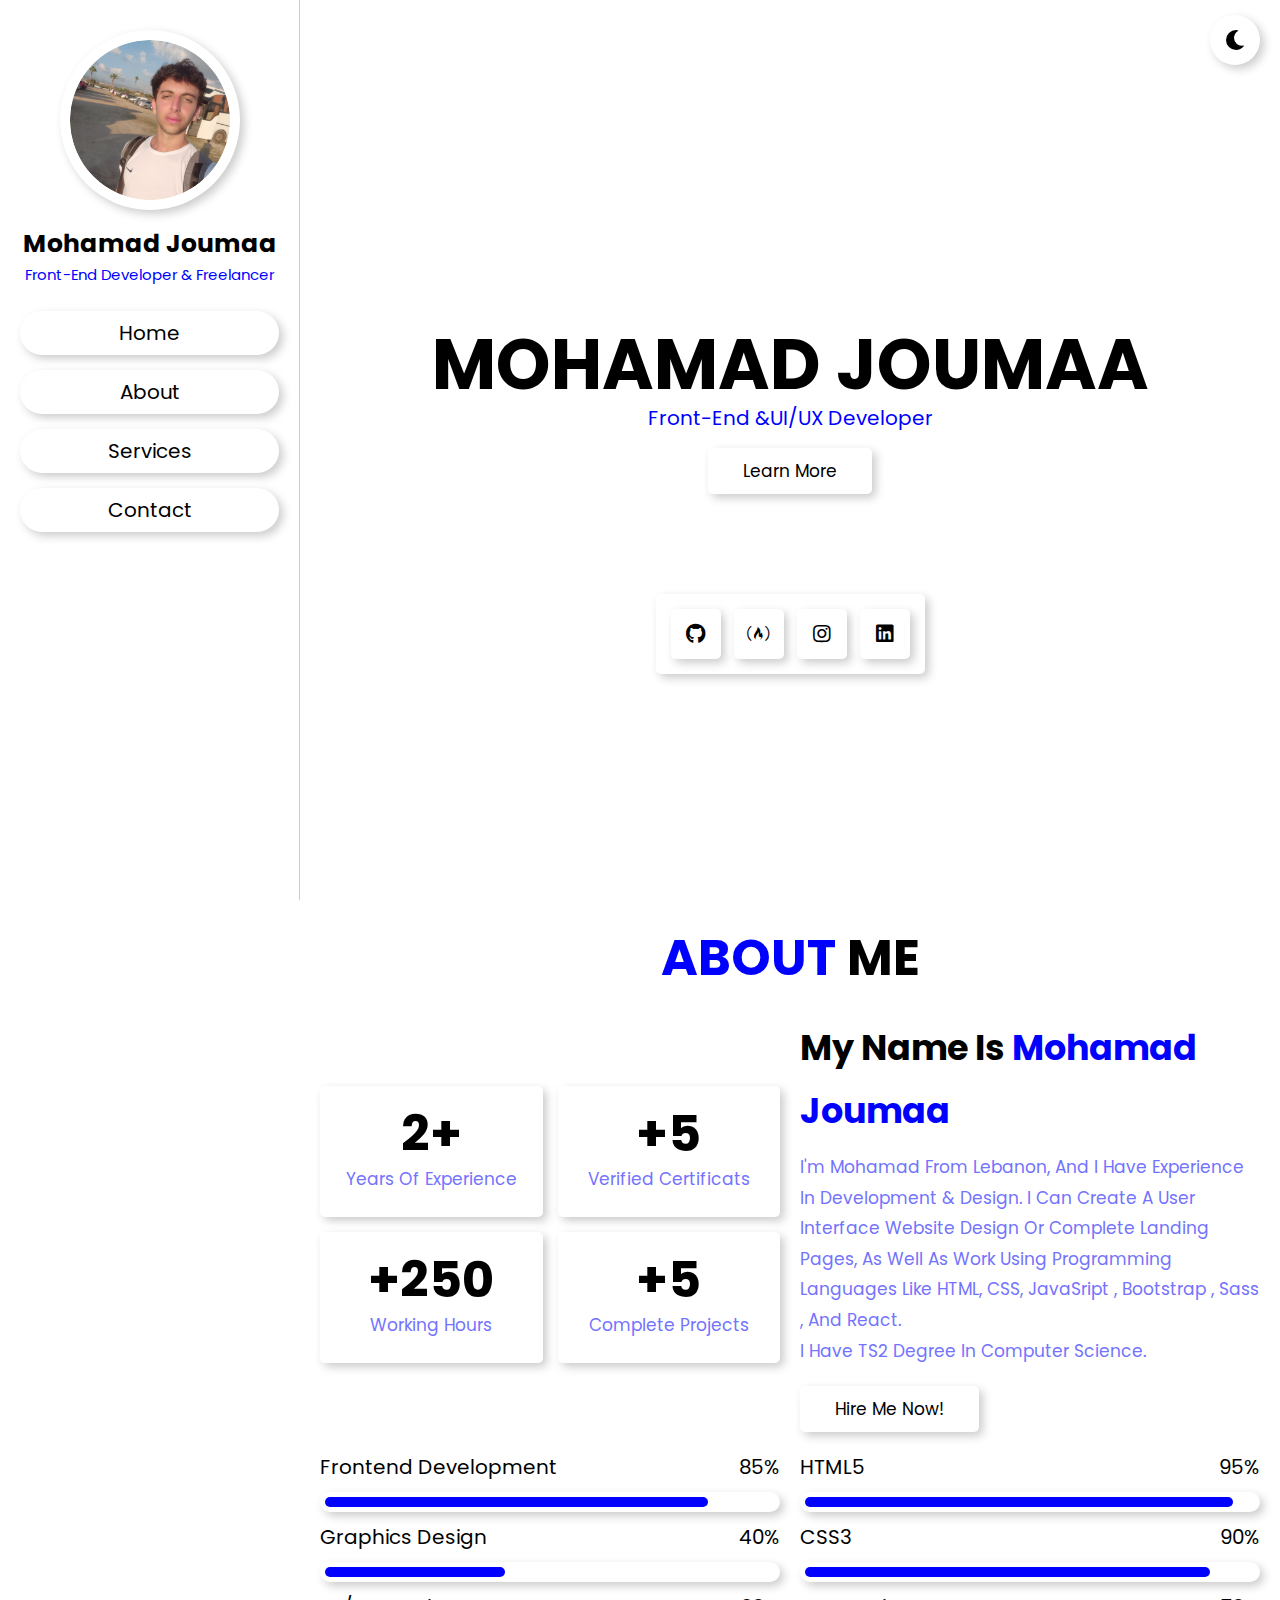
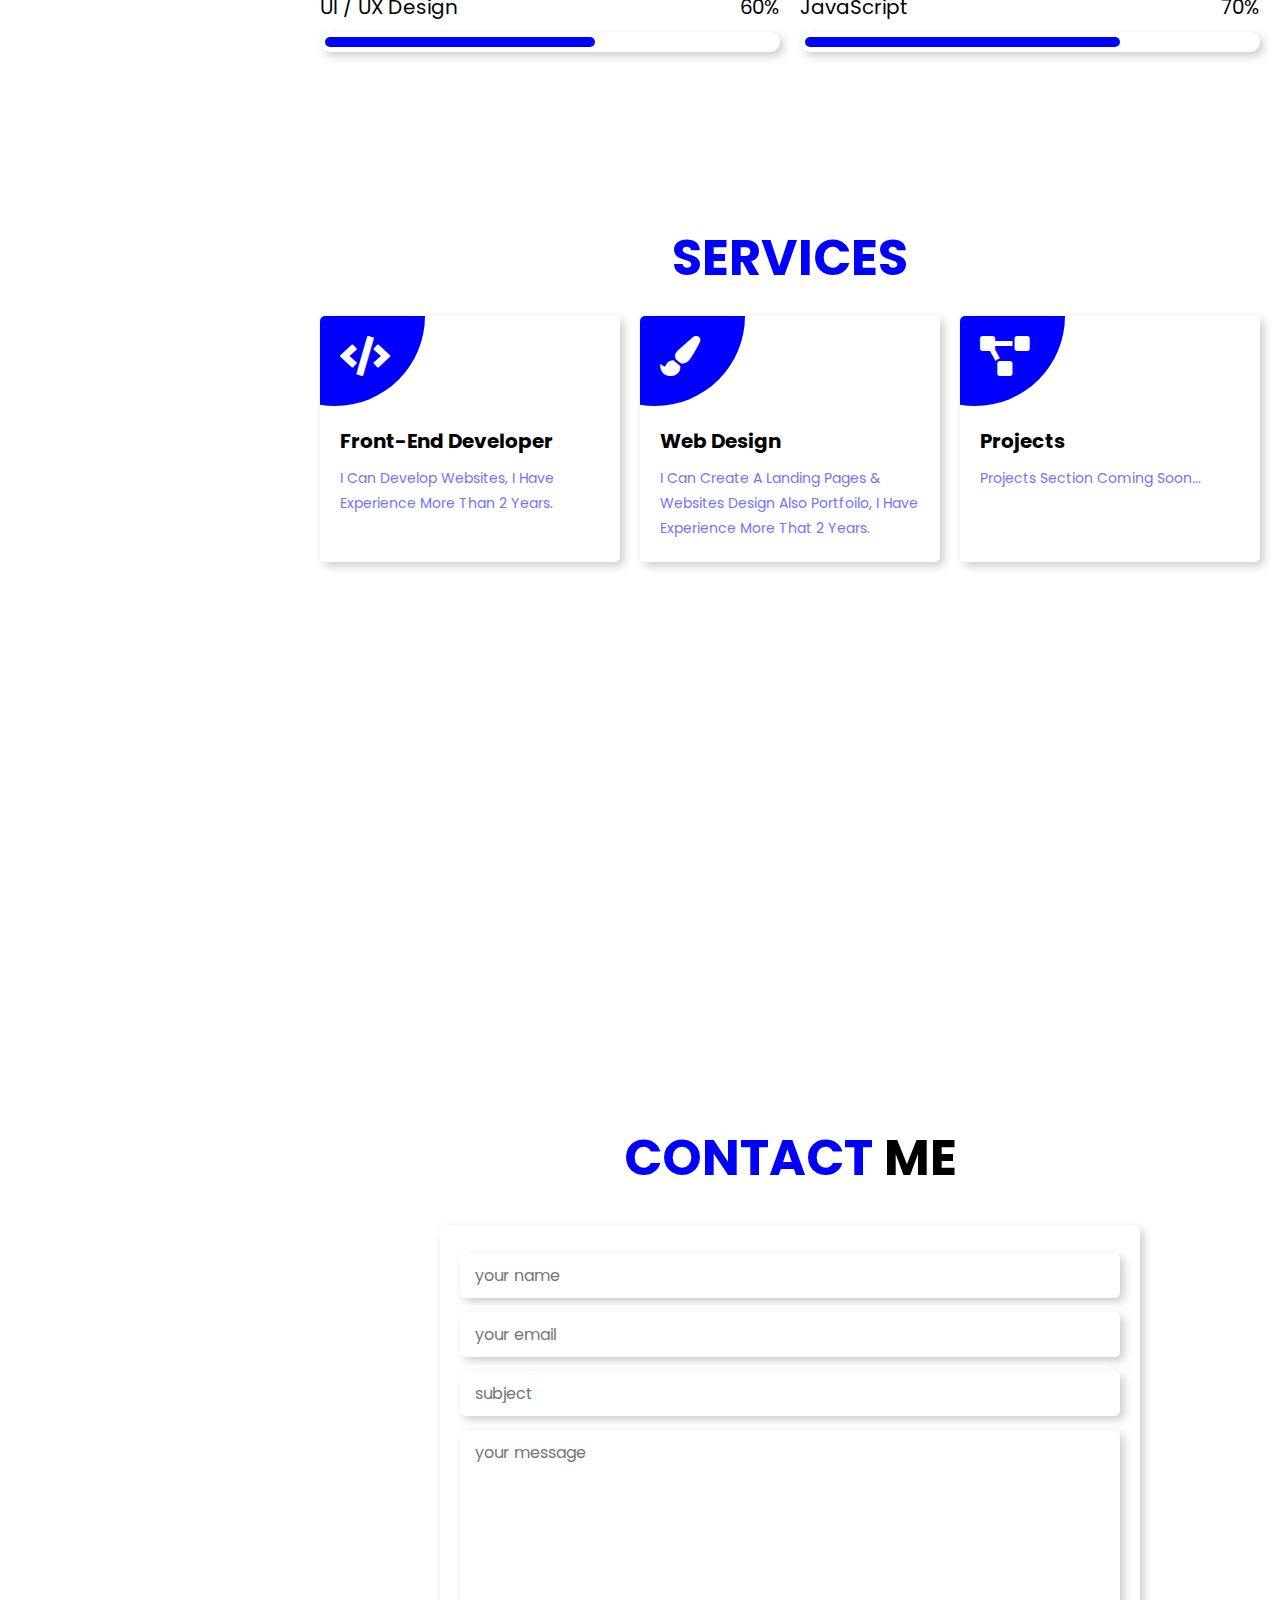
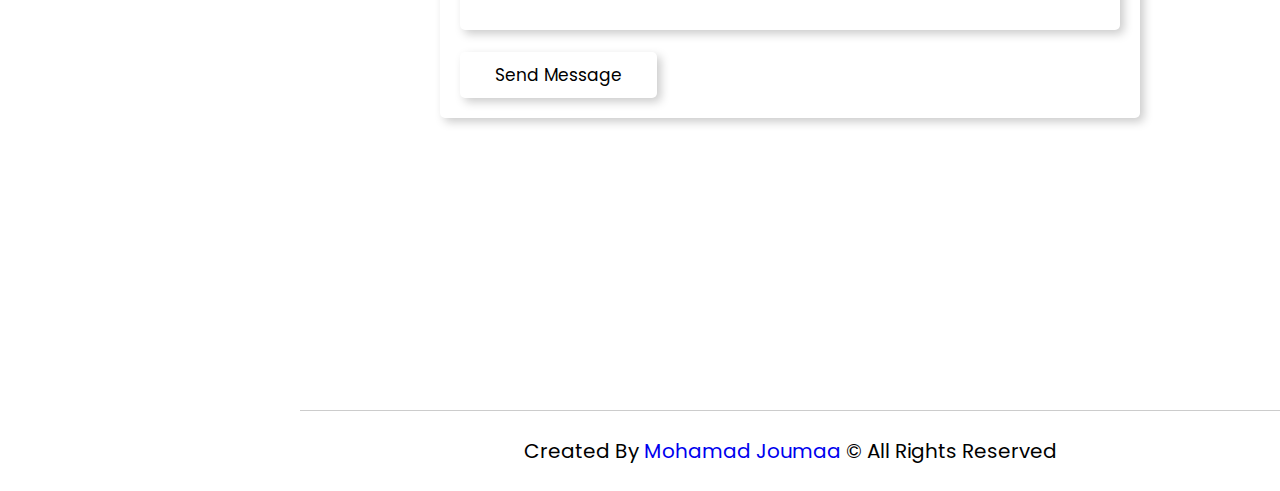
<file: index.html>
<!DOCTYPE html>
<html>
    <head>
        <meta charset="UTF-8">
        <meta http-equiv="X-UA-Compatible" content="IE=edge">
        <meta name="viewport" content="width=device-width, initial-scale=1.0">
        <link rel="icon" href="moh.png" type="image/png" sizes="16x16">
        <title>Mohamad Joumaa | Website</title>
        <!-- font awesome cdn link  -->
        <link rel="stylesheet" href="https://cdnjs.cloudflare.com/ajax/libs/font-awesome/5.15.4/css/all.min.css">
        <!-- custom css file link  -->
        <link rel="stylesheet" href="mo.css">
        <script async src="https://pagead2.googlesyndication.com/pagead/js/adsbygoogle.js?client=ca-pub-4103666896824113"
     crossorigin="anonymous"></script>
    </head>
    <body>
        <!-- header section starts  -->
        <header class="header">
            <div class="user">
                <img src="moh.png" alt="me">
                <h3>Mohamad Joumaa</h3>
                <p>Front-End Developer &amp; Freelancer</p>
            </div>
            <nav class="navbar">
                <a href="#home">home</a>
                <a href="#about">about</a>
                <a href="#services">services</a>
                <a href="#contact">contact</a>
            </nav>
        </header>
        <!-- header section ends -->
        <div id="menu-btn" class="fas fa-bars"></div>
        <!-- theme toggler  -->
        <div id="theme-toggler" class="fas fa-moon"></div>
        <!-- home section starts  -->
        <section class="home" id="home">
            <div class="content">
                <h3>Mohamad Joumaa</h3>
                <p>Front-End &amp;UI/UX Developer</p>
                <a href="https://www.freecodecamp.org/mohamadjoumaa30" target="_blank" class="btn">Learn more</a>
            </div>
            <div class="share">
                <a href="https://github.com/mohamadjoumaa30" target="_blank" class="fab fa-github"></a>
                <a href="https://www.freecodecamp.org/mohamadjoumaa30" target="_blank" class="fab fa-free-code-camp"></a>
                <a href="https://www.instagram.com/mohamadjoumaa30/" target="_blank" class="fab fa-instagram"></a>
                <a href="https://www.linkedin.com/in/mohamadjoumaa30/" target="_blank" class="fab fa-linkedin"></a>
            </div>
        </section>
        <!-- home section ends -->
        <!-- about section starts  -->
        <section class="about" id="about">
            <h1 class="heading"> <span>about</span> me </h1>
            <div class="row">
                <div class="box-container">
                    <div class="box">
                        <h3>2+</h3>
                        <p>Years of experience</p>
                    </div>
                    <div class="box">
                        <h3>+5</h3>
                        <p>Verified Certificats</p>
                    </div>
                    <div class="box">
                        <h3>+250</h3>
                        <p>Working hours</p>
                    </div>
                    <div class="box">
                        <h3>+5</h3>
                        <p>Complete Projects</p>
                    </div>
                </div>
                <div class="content">
                    <h3>My name is<span> Mohamad Joumaa</span></h3>
                    <p>I'm Mohamad from Lebanon, and I have experience in Development &amp; Design. I can create a user interface website design or complete landing pages, as well as work using programming languages like HTML, CSS, JavaSript , Bootstrap , Sass , and React.<br>
                        I have TS2 degree in computer science.
                    </p> <a href="tel:+96170724156" target="_blank" class="btn">Hire me Now!</a>
                </div>
            </div>
            <div class="row">
                <div class="progress">
                    <h3>Frontend Development<span>85%</span> </h3>
                    <div class="bar bar-1-1"><span></span></div>
                    <h3>Graphics Design<span>40%</span> </h3>
                    <div class="bar bar-1-2"><span></span></div>
                    <h3>UI / UX Design<span>60%</span> </h3>
                    <div class="bar bar-1-3"><span></span></div>
                </div>
                <div class="progress">
                    <h3> HTML5 <span>95%</span> </h3>
                    <div class="bar bar-2-1"><span></span></div>
                    <h3> CSS3 <span>90%</span> </h3>
                    <div class="bar bar-2-2"><span></span></div>
                    <h3> JavaScript <span>70%</span> </h3>
                    <div class="bar bar-2-3"><span></span></div>
                </div>
            </div>
        </section>
        <!-- about section ends -->
        <!-- services section starts  -->
        <section class="services" id="services">
            <h1 class="heading"> <span>Services</span> </h1>
            <div class="box-container">
                <div class="box">
                    <i class="fas fa-code"></i>
                    <h3>Front-End Developer</h3>
                    <p>I can develop Websites, I have experience more than 2 years.</p>
                </div>
                <div class="box">
                    <i class="fas fa-paint-brush"></i>
                    <h3>Web Design</h3>
                    <p>I can create a Landing Pages &amp; Websites Design also Portfoilo, I have experience more that 2 years.</p>
                </div>
                <div class="box">
                    <i class="fas fa-project-diagram"></i>
                    <h3>Projects</h3>
                    <p>Projects section coming soon...</p>
                </div>
            </div>
        </section>
        <!-- contact section starts -->
        <section class="contact" id="contact">
            <h1 class="heading"> <span>contact</span> me </h1>
            <form name="contact" method="POST" data-netlify="true">
                <input type="text" placeholder="your name" name="name" class="box" required>
                <input type="email" placeholder="your email" name="email" class="box" required>
                <input type="text" placeholder="subject" name="subject" class="box" required>
                <textarea name="message" class="box" placeholder="your message" id="" cols="30" rows="10" required></textarea>
                <input type="submit" value="send message" name="send" class="btn">
            </form>
        </section>
        <!-- contact section ends -->
        <div class="credits">Created by <span><a href="https://www.freecodecamp.org/mohamadjoumaa30" target="_blank">Mohamad Joumaa</a></span> © All Rights Reserved </div>
        <!-- custom js file link  -->
        <script src="mo.js"></script>
        </body>
</html>
</file>
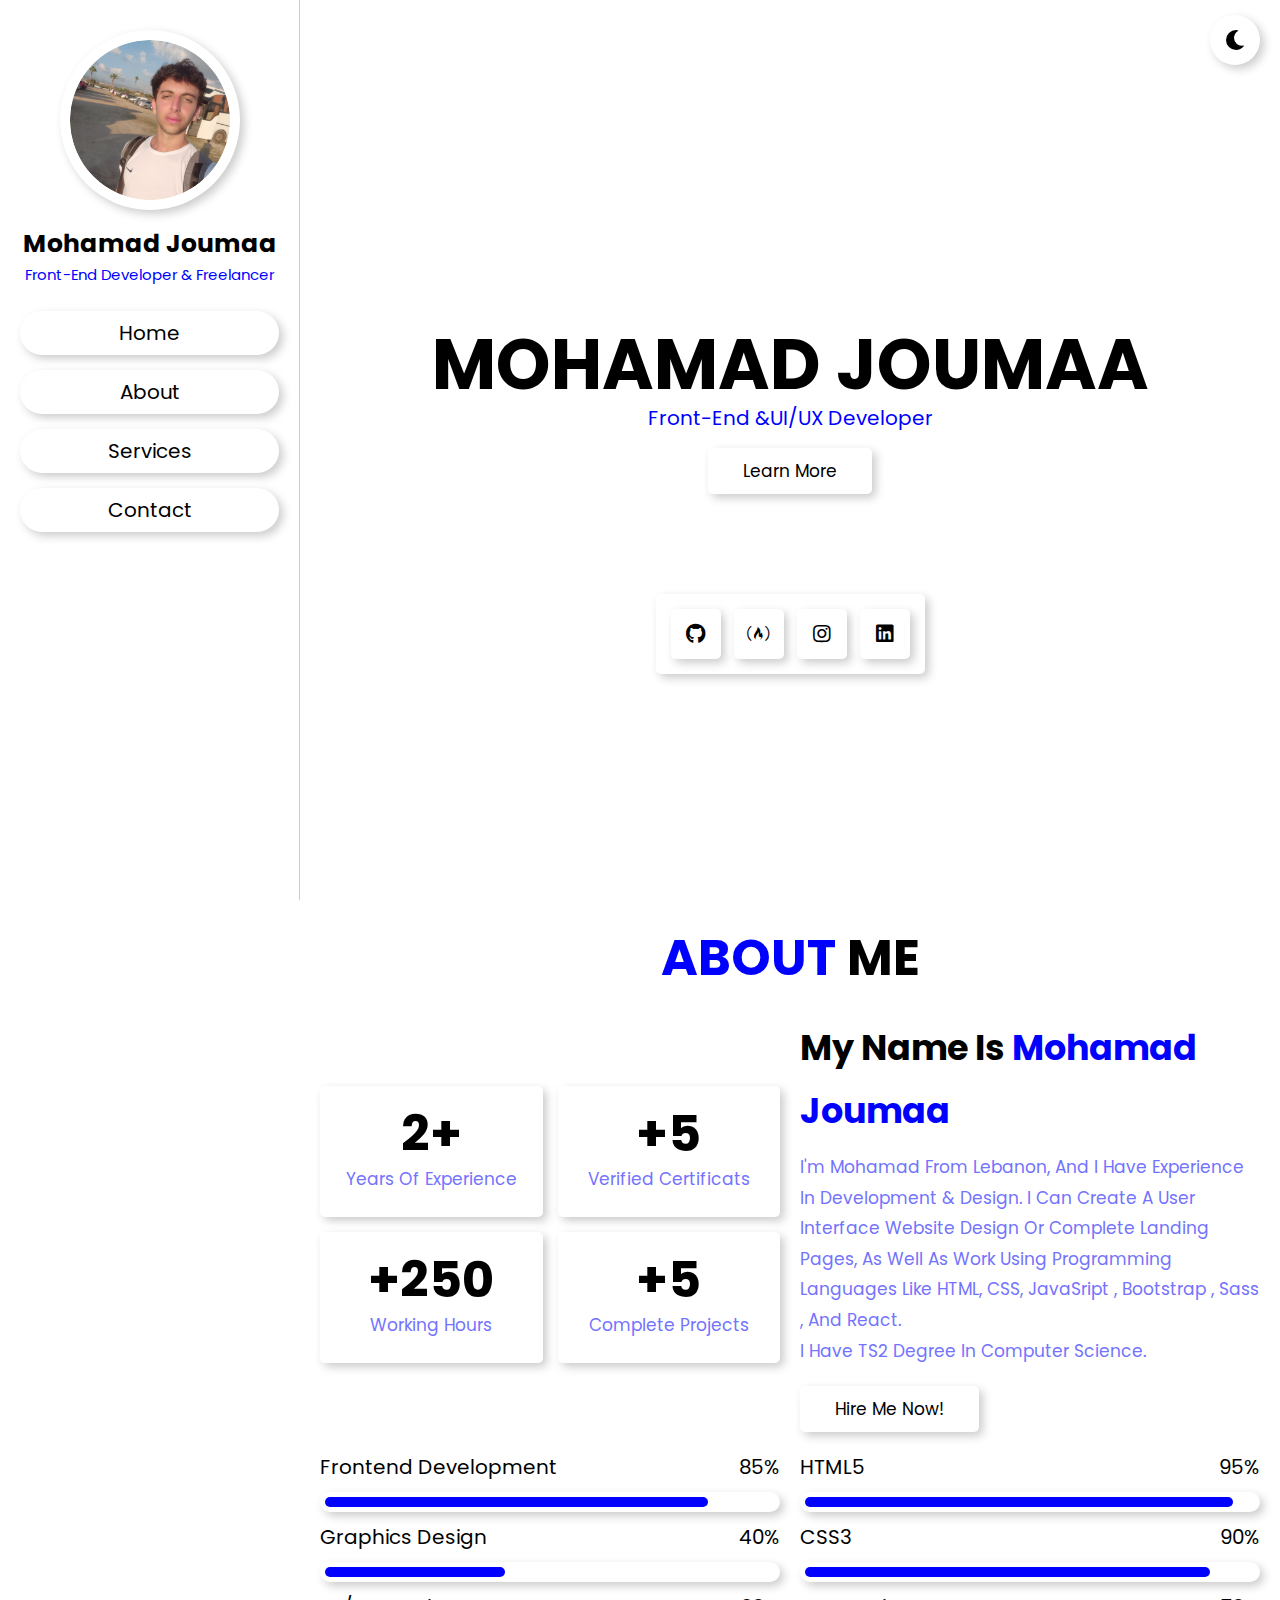
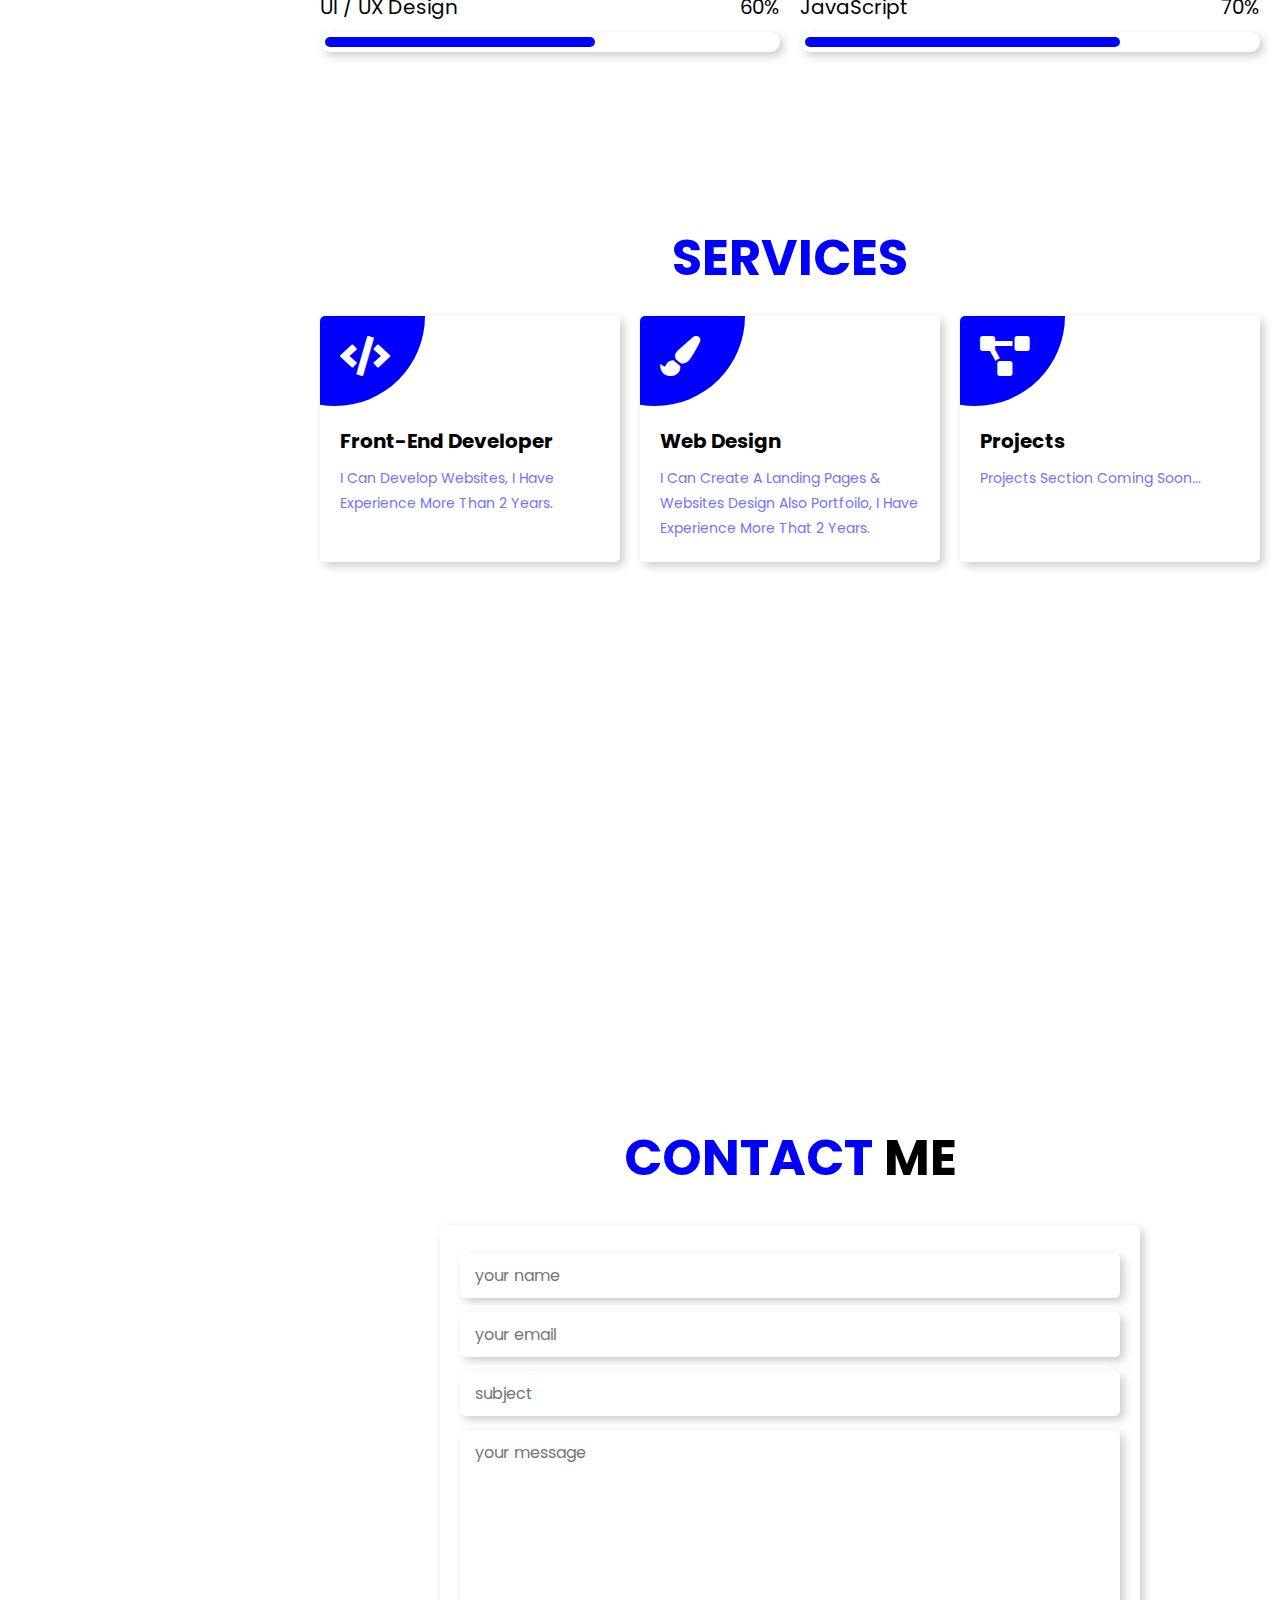
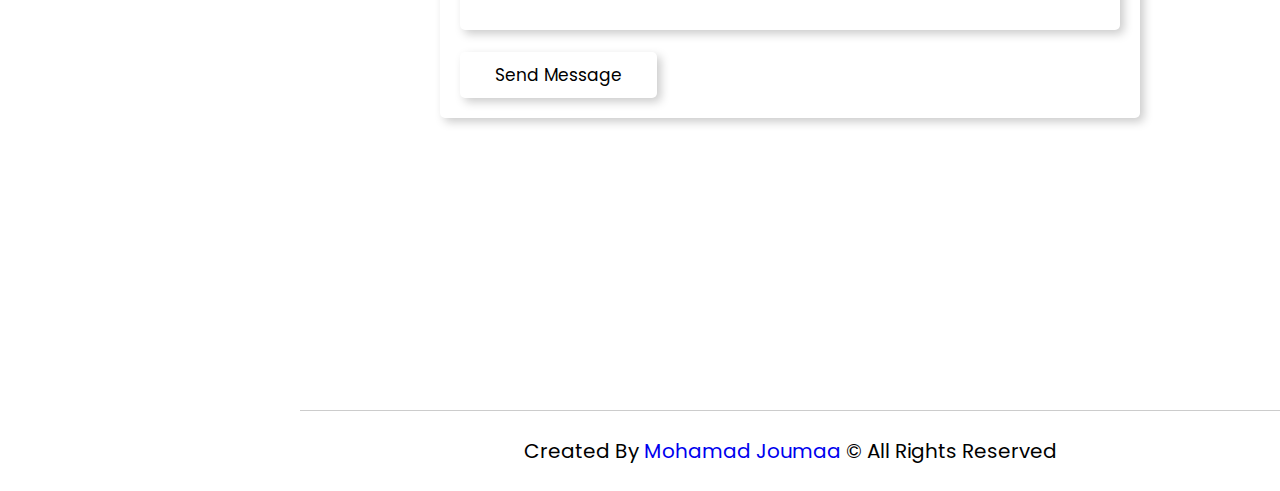
<file: mo.html>
<!DOCTYPE html>
<html>
    <head>
        <meta charset="UTF-8">
        <meta http-equiv="X-UA-Compatible" content="IE=edge">
        <meta name="viewport" content="width=device-width, initial-scale=1.0">
        <link rel="icon" href="moh.png" type="image/png" sizes="16x16">
        <title>Mohamad Joumaa | Website</title>
        <!-- font awesome cdn link  -->
        <link rel="stylesheet" href="https://cdnjs.cloudflare.com/ajax/libs/font-awesome/5.15.4/css/all.min.css">
        <!-- custom css file link  -->
        <link rel="stylesheet" href="mo.css">
    </head>
    <body>
        <!-- header section starts  -->
        <header class="header">
            <div class="user">
                <img src="moh.png" alt="me">
                <h3>Mohamad Joumaa</h3>
                <p>Front-End Developer &amp; Freelancer</p>
            </div>
            <nav class="navbar">
                <a href="#home">home</a>
                <a href="#about">about</a>
                <a href="#services">services</a>
                <a href="#contact">contact</a>
            </nav>
        </header>
        <!-- header section ends -->
        <div id="menu-btn" class="fas fa-bars"></div>
        <!-- theme toggler  -->
        <div id="theme-toggler" class="fas fa-moon"></div>
        <!-- home section starts  -->
        <section class="home" id="home">
            <div class="content">
                <h3>Mohamad Joumaa</h3>
                <p>Front-End &amp;UI/UX Developer</p>
                <a href="https://www.freecodecamp.org/mohamadjoumaa30" target="_blank" class="btn">Learn more</a>
            </div>
            <div class="share">
                <a href="https://github.com/mohamadjoumaa30" target="_blank" class="fab fa-github"></a>
                <a href="https://www.freecodecamp.org/mohamadjoumaa30" target="_blank" class="fab fa-free-code-camp"></a>
                <a href="https://www.instagram.com/mohamadjoumaa30/" target="_blank" class="fab fa-instagram"></a>
                <a href="https://www.linkedin.com/in/mohamadjoumaa30/" target="_blank" class="fab fa-linkedin"></a>
            </div>
        </section>
        <!-- home section ends -->
        <!-- about section starts  -->
        <section class="about" id="about">
            <h1 class="heading"> <span>about</span> me </h1>
            <div class="row">
                <div class="box-container">
                    <div class="box">
                        <h3>2+</h3>
                        <p>Years of experience</p>
                    </div>
                    <div class="box">
                        <h3>+5</h3>
                        <p>Verified Certificats</p>
                    </div>
                    <div class="box">
                        <h3>+250</h3>
                        <p>Working hours</p>
                    </div>
                    <div class="box">
                        <h3>+5</h3>
                        <p>Complete Projects</p>
                    </div>
                </div>
                <div class="content">
                    <h3>My name is<span> Mohamad Joumaa</span></h3>
                    <p>I'm Mohamad from Lebanon, and I have experience in Development &amp; Design. I can create a user interface website design or complete landing pages, as well as work using programming languages like HTML, CSS, JavaSript , Bootstrap , Sass , and React.<br>
                        I have TS2 degree in computer science.
                    </p> <a href="tel:+96170724156" target="_blank" class="btn">Hire me Now!</a>
                </div>
            </div>
            <div class="row">
                <div class="progress">
                    <h3>Frontend Development<span>85%</span> </h3>
                    <div class="bar bar-1-1"><span></span></div>
                    <h3>Graphics Design<span>40%</span> </h3>
                    <div class="bar bar-1-2"><span></span></div>
                    <h3>UI / UX Design<span>60%</span> </h3>
                    <div class="bar bar-1-3"><span></span></div>
                </div>
                <div class="progress">
                    <h3> HTML5 <span>95%</span> </h3>
                    <div class="bar bar-2-1"><span></span></div>
                    <h3> CSS3 <span>90%</span> </h3>
                    <div class="bar bar-2-2"><span></span></div>
                    <h3> JavaScript <span>70%</span> </h3>
                    <div class="bar bar-2-3"><span></span></div>
                </div>
            </div>
        </section>
        <!-- about section ends -->
        <!-- services section starts  -->
        <section class="services" id="services">
            <h1 class="heading"> <span>Services</span> </h1>
            <div class="box-container">
                <div class="box">
                    <i class="fas fa-code"></i>
                    <h3>Front-End Developer</h3>
                    <p>I can develop Websites, I have experience more than 2 years.</p>
                </div>
                <div class="box">
                    <i class="fas fa-paint-brush"></i>
                    <h3>Web Design</h3>
                    <p>I can create a Landing Pages &amp; Websites Design also Portfoilo, I have experience more that 2 years.</p>
                </div>
                <div class="box">
                    <i class="fas fa-project-diagram"></i>
                    <h3>Projects</h3>
                    <p>Projects section coming soon...</p>
                </div>
            </div>
        </section>
        <!-- contact section starts -->
        <section class="contact" id="contact">
            <h1 class="heading"> <span>contact</span> me </h1>
            <form action="https://formspree.io/f/mwkygwva" method="POST">
                <input type="text" placeholder="your name" name="name" class="box" required>
                <input type="email" placeholder="your email" name="email" class="box" required>
                <input type="text" placeholder="subject" name="subject" class="box" required>
                <textarea name="message" class="box" placeholder="your message" id="" cols="30" rows="10" required></textarea>
                <input type="submit" value="send message" name="send" class="btn">
            </form>
        </section>
        <!-- contact section ends -->
        <div class="credits">Created by <span><a href="https://www.freecodecamp.org/mohamadjoumaa30" target="_blank">Mohamad Joumaa</a></span> © All Rights Reserved </div>
        <!-- custom js file link  -->
        <script src="mo.js"></script>
        </body>
</html>
</file>
<file: mo.css>
@import url('https://fonts.googleapis.com/css2?family=Poppins:wght@100;200;300;400;500;600;700&display=swap');

:root{
    --blue: blue;
    --black: black;
    --light-color: rgb(115, 115, 253);
    --bg-color: white;
    --border:.1rem solid rgba(0,0,0,.2);
    --box-shadow:.4rem .4rem 1rem #ccc,
                -.4rem -.4rem 1rem #fff;
    --box-shadow-inset:.4rem .4rem 1rem #ccc inset,
                      -.4rem -.4rem 1rem #fff inset;
}

*{
    font-family: 'Poppins', sans-serif;
    margin:0; padding:0;
    box-sizing: border-box;
    outline: none; border:none;
    text-decoration: none;
    text-transform: capitalize;
    transition: .2s linear;
}

html{
    font-size: 62.5%;
    overflow-x: hidden;
    scroll-behavior: smooth;
}

body{
    background: var(--bg-color);
    padding-left: 30rem;
}

body.active{
    --black:#fff;
    --light-color:#ddd;
    --bg-color:#222;
    --border:.1rem solid rgba(0,0,0,.4);
    --box-shadow:.4rem .4rem 1rem #111,
                -.4rem -.4rem 1rem #333;
    --box-shadow-inset:.4rem .4rem 1rem #111 inset,
                      -.4rem -.4rem 1rem #333 inset;
}

section{
    min-height: 100vh;
    padding:2rem;
}

.btn{
    margin-top: 1rem;
    display: inline-block;
    padding:1rem 3.5rem;
    border-radius: .5rem;
    font-size: 1.7rem;
    cursor: pointer;
    background: none;
    color:var(--black);
    box-shadow: var(--box-shadow);
}

.btn:hover{
    box-shadow: var(--box-shadow-inset);
    color:var(--blue);
}

.heading{
    text-align: center;
    font-size: 5rem;
    color:var(--black);
    text-transform: uppercase;
    padding-bottom: 2rem;
}

.heading span{
    color:var(--blue);
    text-transform: uppercase;
}

.header{
    position: fixed;
    top:0; left: 0;
    z-index: 999;
    background: var(--bg-color);
    width: 30rem;
    border-right: var(--border);
    height: 100%;
    padding:2rem;
    text-align: center;
}

.header .user img{
    margin:1rem 0;
    border:1rem solid transparent;
    border-radius: 50%;
    height: 18rem;
    width: 18rem;
    box-shadow: var(--box-shadow);
}

.header .user h3{
    color:var(--black);
    font-size: 2.5rem;
}

.header .user p{
    color:var(--blue);
    font-size: 1.5rem;
}

.header .navbar{
    padding-top: 1rem;
}

.header .navbar a{
    display: block;
    margin:1.5rem 0;
    padding:.7rem;
    border-radius: 5rem;
    font-size: 2rem;
    box-shadow: var(--box-shadow);
    color:var(--black);
}

.header .navbar a:hover{
    box-shadow: var(--box-shadow-inset);
    color: var(--blue);
}

#menu-btn{
    position: fixed;
    top:1.5rem; left: 2rem;
    z-index: 1000;
    height: 5rem;
    width: 5rem;
    line-height: 5rem;
    border-radius: 50%;
    font-size: 2rem;
    cursor: pointer;
    box-shadow: var(--box-shadow);
    text-align: center;
    color:var(--black);
    background: var(--bg-color);
    display: none;
}

#menu-btn:hover{
    color:var(--blue);
    box-shadow: var(--box-shadow-inset);
}

#theme-toggler{
    position: fixed;
    top:1.5rem; right: 2rem;
    z-index: 1000;
    height: 5rem;
    width: 5rem;
    line-height: 5rem;
    border-radius: 50%;
    font-size: 2rem;
    cursor: pointer;
    box-shadow: var(--box-shadow);
    text-align: center;
    color:var(--black);
    background: var(--bg-color);
}

#theme-toggler:hover{
    color:var(--blue);
    box-shadow: var(--box-shadow-inset);
}

.home{
    display: flex;
    flex-flow: column;
    align-items: center;
    justify-content: center;
    text-align: center;
}

.home .content h3{
    font-size: 7rem;
    color:var(--black);
    line-height: 1.1;
    text-transform: uppercase;
}

.home .content p{
    font-size: 2rem;
    color:var(--blue);
    padding-bottom: .5rem;
}

.home .share{
    position: relative;
    top: 10rem;
    border-radius: .5rem;
    box-shadow: var(--box-shadow);
    padding:1rem;
}

.home .share a{
    height: 5rem;
    width: 5rem;
    line-height: 5rem;
    box-shadow: var(--box-shadow);
    margin:.5rem;
    font-size: 2rem;
    color:var(--black);
    border-radius: .5rem;
}

.home .share a:hover{
    box-shadow: var(--box-shadow-inset);
    color:var(--blue);
}

.about .row{
    display: flex;
    align-items: center;
    flex-wrap: wrap-reverse;
    gap:2rem;
}

.about .row .box-container{
    flex:1 1 40rem;
    display: flex;
    gap:1.5rem;
    flex-wrap: wrap;
}

.about .row .box-container .box{
    flex:1 1 18rem;
    text-align: center;
    padding:2rem;
    border-radius: .5rem;
    box-shadow: var(--box-shadow);
}

.about .row .box-container .box h3{
    font-size: 5rem;
    color:var(--black);
    line-height: 1.1;
}

.about .row .box-container .box p{
    font-size: 1.7rem;
    color:var(--light-color);
    padding:.5rem 0;
}

.about .row .content{
    flex:1 1 40rem;
}

.about .row .content h3{
    font-size: 3.5rem;
    color:var(--black);
    line-height: 1.8;
}

.about .row .content h3 span{
    color:var(--blue);
}

.about .row .content p{
    font-size: 1.7rem;
    color:var(--light-color);
    line-height: 1.8;
    padding:1rem 0;
}

.about .row:nth-child(3){
    padding-top: 2rem;
}

.about .row .progress{
    flex:1 1 40rem;
}

.about .row .progress h3{
    color:var(--black);
    font-weight: normal;
    font-size: 2rem;
    display: flex;
    align-items: center;
    justify-content: space-between;
}

.about .row .progress .bar{
    box-shadow: var(--box-shadow);
    border-radius: 5rem;
    height:2rem;
    padding:.5rem;
    margin:1rem 0;
}

.about .row .progress .bar span{
    display: block;
    height: 100%;
    background: var(--blue);
    border-radius: 5rem;
}

.about .row .progress .bar-1-1 span{
    width: 85%;
}

.about .row .progress .bar-1-2 span{
    width: 40%;
}

.about .row .progress .bar-1-3 span{
    width: 60%;
}

.about .row .progress .bar-2-1 span{
    width: 95%;
}

.about .row .progress .bar-2-2 span{
    width: 90%;
}

.about .row .progress .bar-2-3 span{
    width: 70%;
}

.services .box-container{
    display: grid;
    grid-template-columns: repeat(auto-fit, minmax(27rem, 1fr));
    gap:2rem;
}

.services .box-container .box{
    padding:2rem;
    border-radius: .5rem;
    box-shadow: var(--box-shadow);
    position: relative;
    z-index: 0;
    overflow:hidden;
}

.services .box-container .box i{
    font-size:4rem;
    padding-bottom: 5rem;
    color:#fff;
}

.services .box-container .box h3{
    font-size:2rem;
    padding-bottom: 1rem;
    color:var(--black);
}

.services .box-container .box p{
    font-size:1.4rem;
    line-height: 1.8;
    color:var(--light-color);
}

.services .box-container .box::before{
    content: '';
    position: absolute;
    top:0; left: 0;
    height: 100%;
    width: 100%;
    background: var(--blue);
    z-index: -1;
    clip-path: circle(9rem at 5% 0%);
    transition: .3s linear;
}

.services .box-container .box:hover::before{    
    clip-path: circle(100%);
}

.services .box-container .box:hover > *{
    color:#fff;
}

.portfolio .box-container{
    display: grid;
    grid-template-columns: repeat(auto-fit, minmax(27rem, 1fr));
    gap:2rem;
}

.portfolio .box-container .box{
    height: 25rem;
    border-radius: .5rem;
    overflow:hidden;
    box-shadow: var(--box-shadow);
    position: relative;
    border:1rem solid transparent;
}

.portfolio .box-container .box img{
    height: 100%;
    width: 100%;
    object-fit: cover;
}

.portfolio .box-container .box .content{
    position: absolute;
    top:0; left: 0;
    height: 100%;
    width: 100%;
    background: var(--bg-color);
    display: grid;
    place-items: center;
    transform: scale(0);
}

.portfolio .box-container .box:hover .content{
    transform: scale(1);
}

.portfolio .box-container .box .content h3{
    font-size: 2.5rem;
    color:var(--black);
    text-transform: uppercase;
    transform: translateY(-5rem);
    opacity: 0;
    transition-delay: .3s;
}

.portfolio .box-container .box:hover .content h3{
    transform: translateY(0rem);
    opacity: 1;
}

.contact form{
    margin:1rem auto;
    max-width: 70rem;
    border-radius: .5rem;
    box-shadow: var(--box-shadow);
    padding:2rem;
}

.contact form .box{
    padding:1rem 1.5rem;
    width:100%;
    background: none;
    color:var(--black);
    font-size: 1.6rem;
    text-transform: none;
    margin:.7rem 0;
    box-shadow: var(--box-shadow);
    border-radius: .5rem;
}

.contact form textarea{
    height: 20rem;
    resize: none;
}

.contact form .box:focus{
    box-shadow: var(--box-shadow-inset);
}

.credits{
    font-size: 2rem;
    text-align: center;
    padding:2.5rem 1rem;
    margin-top: 1rem;
    border-top: var(--border);
    color:var(--black);
}

.credits span{
    color: var(--blue);
}
















/* media queries  */

@media (max-width:991px){

    html{
        font-size: 55%;
    }

    body{
        padding-left: 0;
    }

    .header{
        left:-110%;
    }

    .header.active{
        left:0%;
        transition: .4s linear;
    }

    #menu-btn{
        display: initial;
    }

}

@media (max-width:450px){

    html{
        font-size: 50%;
    }

    .header{
        width:100%;
        border-right: 0;
    }

}
</file>
